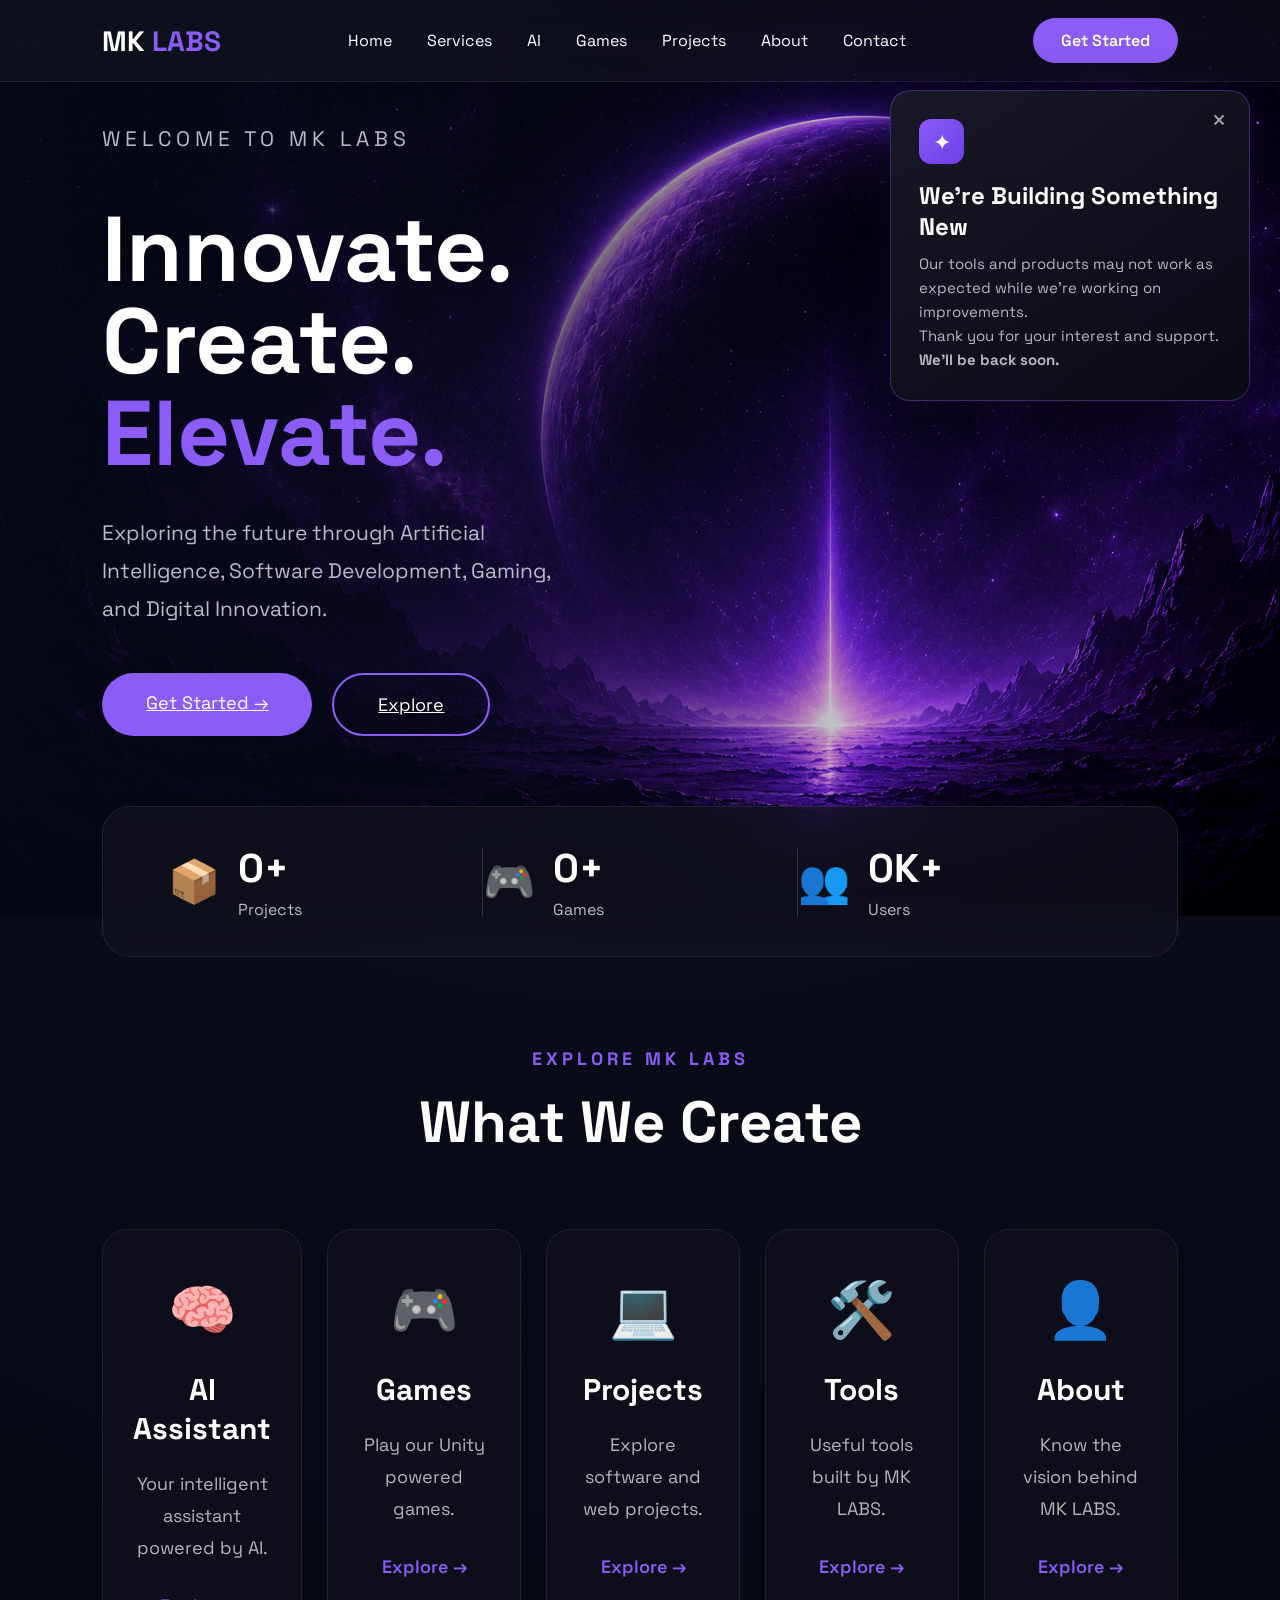
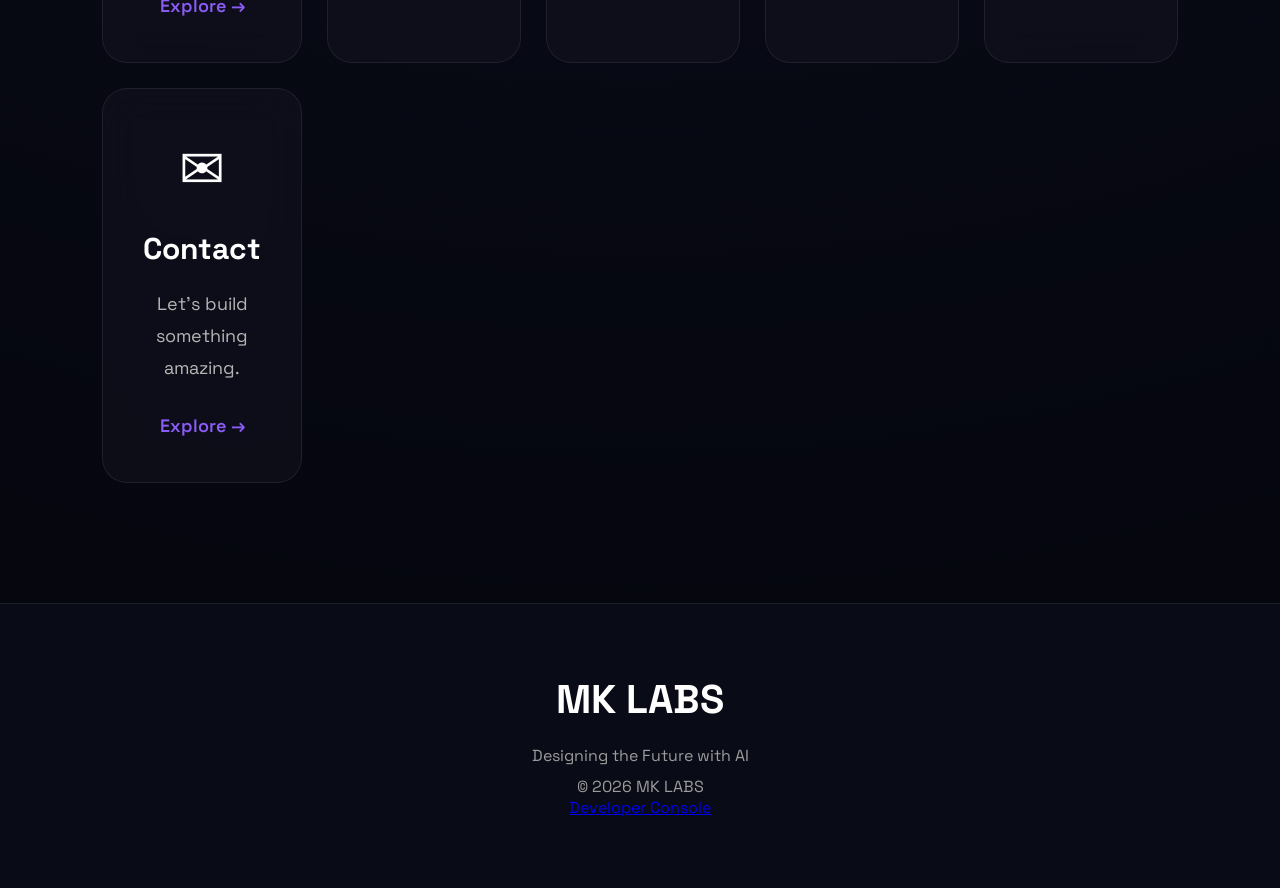
<file: index.html>
<!DOCTYPE html>
<html lang="en">

<head>

<meta charset="UTF-8">
<meta name="viewport" content="width=device-width, initial-scale=1.0">

<title>MK LABS</title>
<link rel="icon" type="image/png" href="favicon.png">

<link rel="stylesheet" href="css/style.css">

<link rel="preconnect" href="https://fonts.googleapis.com">
<link rel="preconnect" href="https://fonts.gstatic.com" crossorigin>


<link href="https://fonts.googleapis.com/css2?family=Space+Grotesk:wght@300;400;500;600;700&display=swap" rel="stylesheet">

</head>

<body>

<header>

<nav>

<div class="logo">
MK <span>LABS</span>
</div>

<ul>

<li><a href="#home">Home</a></li>
<li><a href="#services">Services</a></li>
<li><a href="pages/ai.html">AI</a></li>
<li><a href="#games">Games</a></li>
<li><a href="#projects">Projects</a></li>
<li><a href="pages/about.html">About</a></li>
<li><a href="pages/contact.html">Contact</a></li>

</ul>

<a href="pages/contact.html" class="btn-nav">
    Get Started
</a>

</nav>

</header>

<!-- HERO -->

<section class="hero" id="home">

<img
class="hero-bg"
src="assets/images/hero-bg.png"
alt="">

<div class="hero-overlay"></div>

<div class="hero-left">

<p class="small-title">
WELCOME TO MK LABS
</p>

<h1>

Innovate.<br>

Create.<br>

<span>Elevate.</span>

</h1>

<p>

Exploring the future through Artificial Intelligence,
Software Development,
Gaming,
and Digital Innovation.

</p>

<div class="buttons">

<a href="pages/contact.html" class="primary">

    Get Started →

</a>

<a href="pages/projects.html" class="secondary">

    Explore

</a>

</div>

</div>

</section>

<!-- STATS -->

<section class="stats">

<div class="stats-box">

<div class="stat">

<div class="icon">

<div class="icon">📦</div>

</div>

<div>

<h2>0+</h2>

<p>Projects</p>

</div>

</div>

<div class="divider"></div>

<div class="stat">

<div class="icon">

<div class="icon">🎮</div>

</div>

<div>

<h2>0+</h2>

<p>Games</p>

</div>

</div>

<div class="divider"></div>

<div class="stat">

<div class="icon">

<div class="icon">👥</div>

</div>

<div>

<h2>0K+</h2>

<p>Users</p>

</div>

</div>

</div>

</section>

<!-- SERVICES -->

<section class="services" id="services">

<h4>EXPLORE MK LABS</h4>

<h2>What We Create</h2>

<div class="service-grid">

    <!-- AI ASSISTANT -->

    <div class="card">

        <div class="card-icon">
            🧠
        </div>

        <h3>AI Assistant</h3>

        <p>
            Your intelligent assistant powered by AI.
        </p>

        <a href="pages/ai.html">Explore →</a>

    </div>


    <!-- GAMES -->

    <div class="card">

        <div class="card-icon">
            🎮
        </div>

        <h3>Games</h3>

        <p>
            Play our Unity powered games.
        </p>

        <a href="#">Explore →</a>

    </div>


    <!-- PROJECTS -->

    <div class="card">

        <div class="card-icon">
            💻
        </div>

        <h3>Projects</h3>

        <p>
            Explore software and web projects.
        </p>

        <a href="#">Explore →</a>

    </div>


    <!-- TOOLS -->

    <div class="card">

        <div class="card-icon">
            🛠️
        </div>

        <h3>Tools</h3>

        <p>
            Useful tools built by MK LABS.
        </p>

        <a href="pages/tools.html">Explore →</a>

    </div>


    <!-- ABOUT -->

    <div class="card">

        <div class="card-icon">
            👤
        </div>

        <h3>About</h3>

        <p>
            Know the vision behind MK LABS.
        </p>

        <a href="pages/about.html">Explore →</a>

    </div>


    <!-- CONTACT -->

    <div class="card">

        <div class="card-icon">
            ✉
        </div>

        <h3>Contact</h3>

        <p>
            Let's build something amazing.
        </p>

        <a href="pages/contact.html">Explore →</a>

    </div>

</div>
</section>

<footer>

    <h2>MK LABS</h2>

    <p>
        Designing the Future with AI
    </p>

    <p>
        © 2026 MK LABS
    </p>

    <a href="pages/staff-login.html" class="staff-login-link">
        Developer Console
    </a>

</footer>
<!--
<div id="devPopup" class="dev-popup">
    <div class="dev-popup-content">

        <button id="closePopup" class="close-btn">
            &times;
        </button>

        <div class="dev-icon">⚙</div>

        <h2>The Website is in underdevelopment</h2>

        <p>
            We're currently working on improving the website.
            Some features may not be available yet.
        </p>

    </div>
</div>
-->
<script src="js/script.js"></script>
</body>
<!-- VISITOR POPUP -->

<div id="welcomePopup" class="welcome-popup">

    <div class="welcome-popup-content">

        <button id="closeWelcomePopup" class="welcome-close">
            &times;
        </button>

        <div class="welcome-icon">
            ✦
        </div>

        <h2>We're Building Something New</h2>

        <p>
            Our tools and products may not work as expected
            while we're working on improvements.
        </p>

        <p>
            Thank you for your interest and support.
            <strong>We'll be back soon.</strong>
        </p>

    </div>

</div>

</html>
</file>
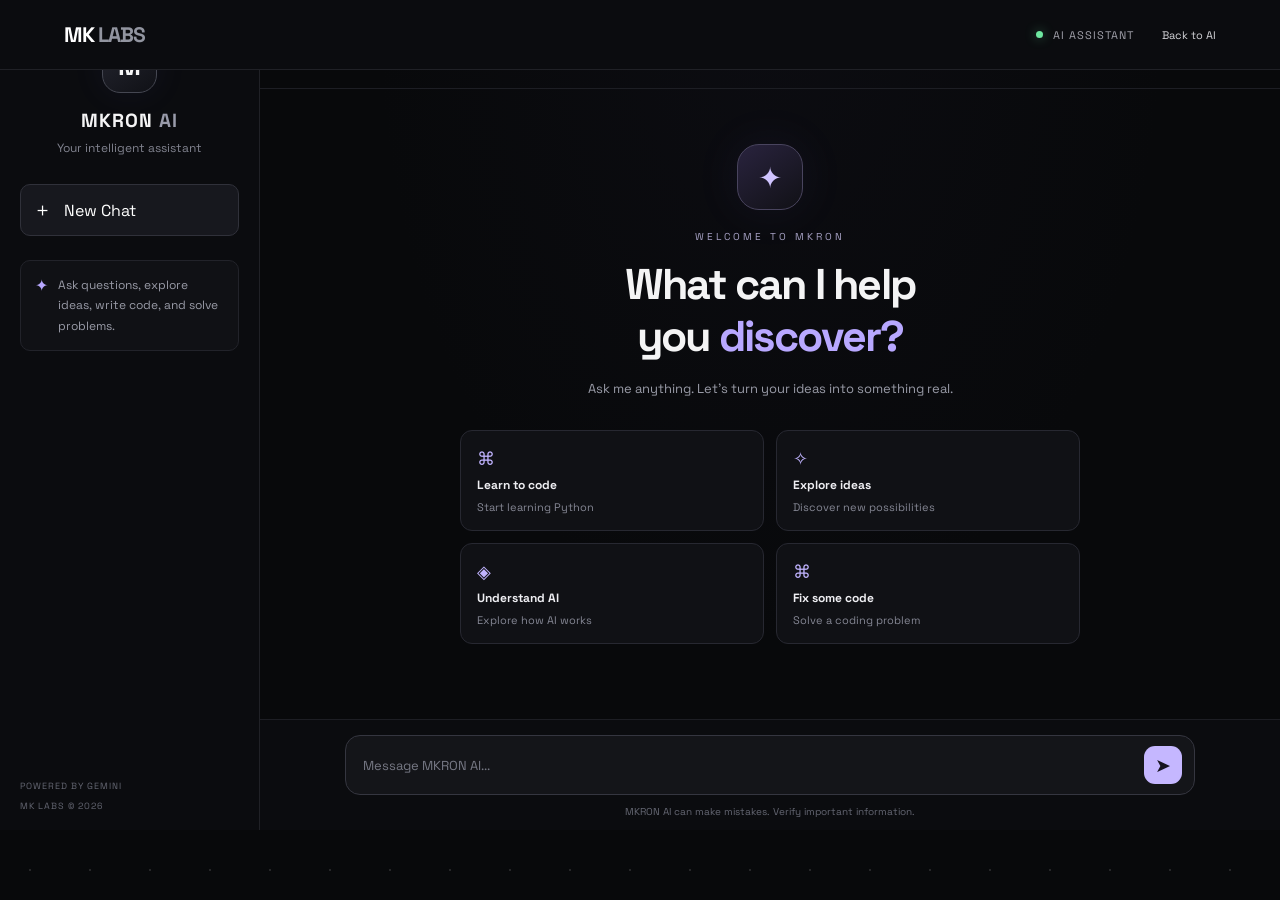
<file: pages/mkron.html>
<!DOCTYPE html>
<html lang="en">
<head>
    <meta charset="UTF-8">
    <meta name="viewport" content="width=device-width, initial-scale=1.0">

    <title>MKRON AI | MK LABS</title>
    <link rel="icon" type="image/png" href="../favicon.png">
    <link rel="stylesheet" href="../css/style.css">
    <link rel="stylesheet" href="../css/mkron.css">

    <link rel="preconnect" href="https://fonts.googleapis.com">
    <link rel="preconnect" href="https://fonts.gstatic.com" crossorigin>
    <link href="https://fonts.googleapis.com/css2?family=Space+Grotesk:wght@400;500;600;700&display=swap"
          rel="stylesheet">
</head>

<body class="mkron-page">

    <header class="mkron-header">
        <a href="../index.html" class="mkron-logo">
            MK <span>LABS</span>
        </a>

        <div class="mkron-header-right">
            <span class="status-dot"></span>
            <span>AI ASSISTANT</span>
            <a href="ai.html" class="back-link">Back to AI</a>
        </div>
    </header>

    <main class="mkron-layout">

        <aside class="mkron-sidebar">
            <div class="sidebar-brand">
                <div class="mkron-symbol">M</div>
                <h2>MKRON <span>AI</span></h2>
                <p>Your intelligent assistant</p>
            </div>

            <button id="new-chat" class="new-chat-btn">
                <span>＋</span> New Chat
            </button>

            <div class="sidebar-note">
                <span>✦</span>
                <p>Ask questions, explore ideas, write code, and solve problems.</p>
            </div>

            <div class="sidebar-footer">
                <span>POWERED BY GEMINI</span>
                <span>MK LABS © 2026</span>
            </div>
        </aside>

        <section class="mkron-chat">

            <div class="chat-topbar">
                <div>
                    <span class="topbar-label">MK LABS INTELLIGENCE</span>
                    <h1>MKRON AI</h1>
                </div>

                <span class="model-badge">AI CHAT</span>
            </div>

            <div id="chat-messages" class="chat-messages" aria-live="polite">

                <div class="welcome-screen" id="welcome-screen">
                    <div class="welcome-orb">✦</div>

                    <p class="welcome-label">WELCOME TO MKRON</p>

                    <h2>What can I help<br>you <span>discover?</span></h2>

                    <p class="welcome-description">
                        Ask me anything. Let's turn your ideas into something real.
                    </p>

                    <div class="suggestion-grid">
                        <button class="suggestion"
                                data-prompt="Teach me Python from the beginning.">
                            <span>⌘</span>
                            <strong>Learn to code</strong>
                            <small>Start learning Python</small>
                        </button>

                        <button class="suggestion"
                                data-prompt="Give me an innovative AI project idea for MK LABS.">
                            <span>✧</span>
                            <strong>Explore ideas</strong>
                            <small>Discover new possibilities</small>
                        </button>

                        <button class="suggestion"
                                data-prompt="Explain how artificial intelligence works in simple terms.">
                            <span>◈</span>
                            <strong>Understand AI</strong>
                            <small>Explore how AI works</small>
                        </button>

                        <button class="suggestion"
                                data-prompt="Help me debug a JavaScript error.">
                            <span>⌘</span>
                            <strong>Fix some code</strong>
                            <small>Solve a coding problem</small>
                        </button>
                    </div>
                </div>

            </div>

            <div id="chat-error" class="chat-error" role="alert" hidden></div>

            <div class="composer-area">
                <form id="chat-form" class="chat-composer">
                    <textarea
                        id="message-input"
                        placeholder="Message MKRON AI..."
                        aria-label="Message MKRON AI"
                        rows="1"
                        maxlength="10000"
                        required></textarea>

                    <button type="submit" id="send-button" aria-label="Send message">
                        <span>➤</span>
                    </button>
                </form>

                <p class="composer-disclaimer">
                    MKRON AI can make mistakes. Verify important information.
                </p>
            </div>

        </section>

    </main>

    <script src="../js/mkron.js"></script>
</body>
</html>
</file>
<file: css/style.css>
*{
margin:0;
padding:0;
box-sizing:border-box;
font-family:'Space Grotesk',sans-serif;
}

body{

background:
radial-gradient(circle at top,#231942 0%,#090b18 40%,#04050c 100%);
color:white;
overflow-x:hidden;

}

body::before{

content:"";

position:fixed;

width:100%;
height:100%;

left:0;
top:0;

background-image:

radial-gradient(white 1px,transparent 1px);

background-size:60px 60px;

opacity:.12;

pointer-events:none;

z-index:-1;

}

header{

position:fixed;
width:100%;
top:0;
left:0;
z-index:1000;

padding:18px 8%;

backdrop-filter:blur(20px);

background:rgba(255,255,255,.04);

border-bottom:1px solid rgba(255,255,255,.08);

}

nav{

display:flex;
justify-content:space-between;
align-items:center;

}

.logo{

font-size:28px;
font-weight:700;

}

.logo span{

color:#8B5CF6;

}

nav ul{

display:flex;
gap:35px;

list-style:none;

}

nav a{

color:white;

text-decoration:none;

transition:.3s;

}

nav a:hover{

color:#8B5CF6;

}

.btn-nav{

padding:12px 28px;

background:#8B5CF6;

border:none;

border-radius:50px;

color:white;

cursor:pointer;

font-weight:600;

transition:.3s;

}

.btn-nav:hover{

transform:translateY(-3px);

box-shadow:0 0 25px #8B5CF6;

}

.hero{
    position:relative;
    display:flex;
    align-items:center;
    min-height:100vh;
    padding:120px 8% 180px;
    overflow:hidden;
}

.hero-bg{
    position:absolute;
    inset:0;
    width:100%;
    height:100%;
    object-fit:cover;

    /* Move image slightly to the right */
    object-position:80% center;

    z-index:0;
}

.hero-overlay{

    position:absolute;

    inset:0;

    background:linear-gradient(
        90deg,
        rgba(5,8,22,.88) 0%,
        rgba(5,8,22,.72) 35%,
        rgba(5,8,22,.25) 65%,
        rgba(5,8,22,0) 100%
    );

    z-index:1;

}

.hero-left{

position:relative;
z-index:5;

width:48%;
max-width:620px;

margin-left:0;

}

.small-title{

letter-spacing:5px;

color:#8B5CF6;

margin-bottom:20px;

}

.hero h1{

font-size:92px;
line-height:92px;

font-weight:700;

margin-bottom:35px;

}
.hero h1 span{

color:#8B5CF6;

}

.hero p{

width:95%;

font-size:21px;

line-height:38px;

color:#B9B9C7;

margin-bottom:45px;

}
.buttons{

display:flex;

gap:20px;

}

.primary{

padding:18px 44px;

background:#8B5CF6;

border:none;

border-radius:50px;

color:white;

font-size:18px;

cursor:pointer;

transition:.3s;

}

.secondary{

padding:18px 44px;

background:transparent;

border:2px solid #8B5CF6;

border-radius:50px;

color:white;

font-size:18px;

cursor:pointer;

transition:.3s;

}

.primary:hover,

.secondary:hover{

transform:translateY(-12px) scale(1.03);

box-shadow:
0 0 55px rgba(139,92,246,.28);

}
@keyframes float{

0%{

transform:translateY(0);

}

50%{

transform:translateY(-25px);

}

100%{

transform:translateY(0);

}

}

/* ================= STATS ================= */

.stats{
    position:relative;
    margin-top:-110px;
    z-index:20;
    display:flex;
    justify-content:center;
    padding:0 8%;
}

.stats-box{

    width:1080px;
    max-width:100%;

    display:flex;
    justify-content:space-between;
    align-items:center;

    background:rgba(17,18,30,.72);
    backdrop-filter:blur(18px);

    border:1px solid rgba(255,255,255,.08);

    border-radius:28px;

    padding:36px 65px;

}

.stat{

    display:flex;

    align-items:center;

    gap:18px;

    flex:1;

}

.icon{

    font-size:42px;

}

.stat h2{

    font-size:40px;

}

.stat p{

    color:#bcbcbc;

    margin-top:5px;

}

.divider{

    width:1px;

    height:70px;

    background:rgba(255,255,255,.15);

}
/* =======================================
   SERVICES
======================================= */

.services{

padding:90px 8% 120px;

text-align:center;

}

.services h4{

color:#8B5CF6;

font-size:18px;

letter-spacing:4px;

margin-bottom:15px;

}

.services h2{

font-size:58px;

margin-bottom:70px;

}

.service-grid{

display:grid;

grid-template-columns:repeat(5,1fr);

gap:25px;

}

.card{

background:rgba(16,17,28,.75);

backdrop-filter:blur(20px);

border:1px solid rgba(255,255,255,.08);

border-radius:25px;

padding:45px 30px;

transition:.35s;

cursor:pointer;

}

.card:hover{

transform:translateY(-12px);

border-color:#8B5CF6;

box-shadow:0 0 35px rgba(139,92,246,.35);

}

.card-icon{

font-size:55px;

margin-bottom:25px;

}

.card h3{

font-size:30px;

margin-bottom:20px;

}

.card p{

font-size:18px;

color:#B5B5B5;

line-height:32px;

margin-bottom:30px;

}

.card a{

text-decoration:none;

color:#8B5CF6;

font-size:18px;

font-weight:600;

transition:.3s;

}

.card:hover a{

letter-spacing:2px;

}

footer{

padding:70px 8%;

text-align:center;

border-top:1px solid rgba(255,255,255,.08);

background:#090b16;

}

footer h2{

font-size:40px;

margin-bottom:20px;

}

footer p{

color:#9c9c9c;

margin-top:10px;

}

@media(max-width:1200px){

.service-grid{

grid-template-columns:repeat(auto-fit,minmax(240px,1fr));

}

}

@media(max-width:768px){

.service-grid{

grid-template-columns:1fr;

}

.services h2{

font-size:42px;

}

.card{

padding:38px 28px;

min-height:360px;

}

}

/* =========================
   MOBILE RESPONSIVE
========================= */

@media (max-width: 768px){

header{
    padding:15px 20px;
}

nav{
    justify-content:space-between;
}

/* Hide desktop menu */
nav ul{
    display:none;
}

/* Hide button */
.btn-nav{
    display:none;
}

.logo{
    font-size:20px;
}

/* Hero */

.hero{
    min-height:100vh;
    padding:120px 25px 60px;
}

.hero-bg{
    object-position:70% center;
}

.hero-left{
    width:100%;
    margin-left:0;
}

.small-title{
    font-size:13px;
    letter-spacing:4px;
}

.hero h1{
    font-size:56px;
    line-height:60px;
}

.hero p{
    width:100%;
    font-size:18px;
    line-height:30px;
}

.buttons{
    flex-direction:column;
}

.primary,
.secondary{
    width:100%;
    padding:16px;
}

/* Stats */

.stats{
    margin-top:-40px;
    padding:0 20px;
}

.stats-box{
    width:100%;
    flex-direction:column;
    gap:25px;
    padding:30px;
}

.divider{
    display:none;
}

/* Services */

.services{
    padding:90px 20px;
}

.services h2{
    font-size:42px;
}

.service-grid{
    grid-template-columns:1fr;
}

.card{
    padding:35px 25px;
}
}
.dev-popup {
    position: fixed;
    inset: 0;
    display: flex;
    align-items: center;
    justify-content: center;

    background: rgba(0, 0, 0, 0.35);
    backdrop-filter: blur(8px);
    -webkit-backdrop-filter: blur(8px);

    opacity: 0;
    visibility: hidden;
    pointer-events: none;

    transition: opacity 0.4s ease, visibility 0.4s ease;

    z-index: 9999;
}

.dev-popup.show {
    opacity: 1;
    visibility: visible;
    pointer-events: auto;
}

.dev-popup-content {
    position: relative;

    width: min(90%, 430px);
    padding: 35px 30px;

    text-align: center;

    background: rgba(255, 255, 255, 0.10);
    border: 1px solid rgba(255, 255, 255, 0.25);
    border-radius: 20px;

    backdrop-filter: blur(20px);
    -webkit-backdrop-filter: blur(20px);

    box-shadow: 0 20px 60px rgba(0, 0, 0, 0.35);

    color: white;

    transform: translateY(30px) scale(0.95);
    transition: transform 0.4s ease;
}

.dev-popup.show .dev-popup-content {
    transform: translateY(0) scale(1);
}

.dev-popup-content h2 {
    margin: 15px 0 10px;
    font-size: 24px;
}

.dev-popup-content p {
    margin: 0;
    color: rgba(255, 255, 255, 0.75);
    line-height: 1.6;
}

.dev-icon {
    font-size: 35px;
}

.close-btn {
    position: absolute;
    top: 12px;
    right: 15px;

    width: 35px;
    height: 35px;

    border: none;
    border-radius: 50%;

    background: rgba(255, 255, 255, 0.1);
    color: white;

    font-size: 25px;
    cursor: pointer;

    transition: background 0.2s ease;
}

.close-btn:hover {
    background: rgba(255, 255, 255, 0.25);
}


/* ============================= */
/* VISITOR WELCOME POPUP */
/* ============================= */

.welcome-popup {
    position: fixed;

    top: 90px;
    right: 30px;

    width: 360px;

    z-index: 9999;

    opacity: 0;
    visibility: hidden;

    transform: translateY(-20px);

    transition:
        opacity 0.4s ease,
        transform 0.4s ease,
        visibility 0.4s ease;
}


/* POPUP VISIBLE */

.welcome-popup.show {
    opacity: 1;
    visibility: visible;

    transform: translateY(0);
}


/* POPUP CONTENT */

.welcome-popup-content {

    position: relative;

    padding: 28px;

    border-radius: 20px;

    background:
        linear-gradient(
            145deg,
            rgba(25, 25, 40, 0.97),
            rgba(10, 10, 20, 0.97)
        );

    border: 1px solid rgba(145, 85, 255, 0.35);

    box-shadow:
        0 20px 60px rgba(0, 0, 0, 0.55),
        0 0 40px rgba(125, 70, 255, 0.12);

    backdrop-filter: blur(15px);
}


/* ICON */

.welcome-icon {

    width: 45px;
    height: 45px;

    display: flex;
    align-items: center;
    justify-content: center;

    margin-bottom: 16px;

    border-radius: 12px;

    background: linear-gradient(
        135deg,
        #8b5cf6,
        #6d3de8
    );

    color: white;

    font-size: 22px;
}


/* TITLE */

.welcome-popup-content h2 {

    margin: 0 0 10px;

    color: #ffffff;

    font-size: 24px;
}


/* TEXT */

.welcome-popup-content p {

    margin: 0;

    color: #b7b7c2;

    line-height: 1.6;

    font-size: 15px;
}


/* CLOSE BUTTON */

.welcome-close {

    position: absolute;

    top: 12px;
    right: 15px;

    width: 30px;
    height: 30px;

    border: none;

    background: transparent;

    color: #aaa;

    font-size: 26px;

    cursor: pointer;

    transition: 0.2s;
}


.welcome-close:hover {

    color: #ffffff;

    transform: rotate(90deg);

}


/* MOBILE */

@media (max-width: 600px) {

    .welcome-popup {

        top: 80px;

        left: 15px;
        right: 15px;

        width: auto;

    }

    .welcome-popup-content {

        padding: 24px;

    }

    .welcome-popup-content h2 {

        font-size: 21px;

    }

}
</file>
<file: css/mkron.css>
/* ======================================
   MKRON AI — MAIN THEME
====================================== */

.mkron-page {
    margin: 0;
    min-height: 100vh;
    background: #08090b;
    color: #f4f4f5;
    font-family: "Space Grotesk", sans-serif;
    overflow: hidden;
}

.mkron-page *,
.mkron-page *::before,
.mkron-page *::after {
    box-sizing: border-box;
}

.mkron-page button,
.mkron-page textarea {
    font: inherit;
}

.mkron-page button {
    cursor: pointer;
}

.mkron-header {
    height: 70px;
    padding: 0 5%;
    display: flex;
    align-items: center;
    justify-content: space-between;
    border-bottom: 1px solid #202126;
    background: #0b0c0f;
}

.mkron-logo {
    text-decoration: none;
    color: #fff;
    font-size: 21px;
    font-weight: 700;
    letter-spacing: -1px;
}

.mkron-logo span {
    color: #9295a0;
}

.mkron-header-right {
    display: flex;
    align-items: center;
    gap: 10px;
    color: #a1a1aa;
    font-size: 11px;
    letter-spacing: 1px;
}

.status-dot {
    width: 7px;
    height: 7px;
    background: #6ee7a0;
    border-radius: 50%;
    box-shadow: 0 0 12px #6ee7a077;
}

.back-link {
    margin-left: 18px;
    color: #d4d4d8;
    text-decoration: none;
    letter-spacing: 0;
}

.back-link:hover {
    color: white;
}

.mkron-layout {
    height: calc(100dvh - 70px);
    min-height: 420px;
    display: grid;
    grid-template-columns: 260px minmax(0, 1fr);
}

.mkron-sidebar {
    padding: 28px 20px 18px;
    background: #0b0c0f;
    border-right: 1px solid #202126;
    display: flex;
    flex-direction: column;
}

.sidebar-brand {
    text-align: center;
    padding: 10px 0 28px;
}

.mkron-symbol {
    width: 55px;
    height: 55px;
    margin: 0 auto 15px;
    display: grid;
    place-items: center;
    border: 1px solid #454752;
    border-radius: 18px;
    background: linear-gradient(145deg, #252631, #101116);
    box-shadow: 0 0 35px #7777ff12;
    font-size: 26px;
    font-weight: 700;
}

.sidebar-brand h2 {
    margin: 0;
    font-size: 19px;
    letter-spacing: 1px;
}

.sidebar-brand h2 span {
    color: #999baa;
}

.sidebar-brand p {
    margin-top: 7px;
    color: #81838f;
    font-size: 12px;
}

.new-chat-btn {
    width: 100%;
    padding: 12px;
    color: white;
    background: #17181e;
    border: 1px solid #30313a;
    border-radius: 10px;
    text-align: left;
    transition: background 0.2s;
}

.new-chat-btn:hover {
    background: #252631;
}

.new-chat-btn span {
    margin-right: 8px;
    font-size: 19px;
}

.sidebar-note {
    display: flex;
    gap: 10px;
    margin-top: 24px;
    padding: 14px;
    border: 1px solid #22232a;
    border-radius: 10px;
    background: #101115;
}

.sidebar-note span {
    color: #b8a8ff;
}

.sidebar-note p {
    margin: 0;
    color: #999ba7;
    font-size: 12px;
    line-height: 1.7;
}

.sidebar-footer {
    margin-top: auto;
    display: flex;
    flex-direction: column;
    gap: 8px;
    color: #656773;
    font-size: 9px;
    letter-spacing: 1px;
}

.mkron-chat {
    min-width: 0;
    display: flex;
    flex-direction: column;
    background:
        radial-gradient(ellipse at 50% 0%, #24203922, transparent 55%),
        #08090b;
}

.chat-topbar {
    min-height: 83px;
    padding: 18px 5%;
    border-bottom: 1px solid #1d1e24;
    display: flex;
    align-items: center;
    justify-content: space-between;
}

.topbar-label {
    color: #858694;
    font-size: 9px;
    letter-spacing: 1.5px;
}

.chat-topbar h1 {
    margin: 5px 0 0;
    font-size: 20px;
    letter-spacing: -0.5px;
}

.model-badge {
    padding: 7px 11px;
    border: 1px solid #30313b;
    border-radius: 20px;
    color: #b9bac5;
    font-size: 10px;
    letter-spacing: 1px;
}

.chat-messages {
    flex: 1;
    min-height: 0;
    overflow-y: auto;
    padding: 30px 5%;
    scrollbar-width: thin;
    scrollbar-color: #353640 transparent;
}

.welcome-screen {
    width: 100%;
    max-width: 620px;
    margin: 25px auto 35px;
    text-align: center;
}

.welcome-orb {
    width: 66px;
    height: 66px;
    margin: 0 auto 20px;
    display: grid;
    place-items: center;
    border: 1px solid #49445e;
    border-radius: 22px;
    background: linear-gradient(145deg, #29233e, #111116);
    box-shadow: 0 0 50px #927aff12;
    font-size: 29px;
    color: #d0c4ff;
}

.welcome-label {
    color: #a6a1c3;
    font-size: 10px;
    letter-spacing: 3px;
}

.welcome-screen h2 {
    margin: 16px 0;
    font-size: clamp(30px, 4vw, 43px);
    line-height: 1.2;
    letter-spacing: -1.8px;
}

.welcome-screen h2 span {
    color: #b8a8ff;
}

.welcome-description {
    color: #999ba7;
    font-size: 13px;
    line-height: 1.7;
}

.suggestion-grid {
    display: grid;
    grid-template-columns: repeat(2, minmax(0, 1fr));
    gap: 12px;
    margin-top: 30px;
    text-align: left;
}

.suggestion {
    min-width: 0;
    padding: 16px;
    background: #101115;
    border: 1px solid #272831;
    border-radius: 12px;
    color: #eeeef2;
    display: flex;
    flex-direction: column;
    align-items: flex-start;
    gap: 7px;
    transition: 0.2s;
}

.suggestion:hover {
    background: #171720;
    border-color: #666080;
    transform: translateY(-2px);
}

.suggestion > span {
    color: #c1b4ff;
    font-size: 18px;
}

.suggestion strong {
    font-size: 12px;
}

.suggestion small {
    color: #858794;
    font-size: 11px;
}

.chat-message {
    display: flex;
    gap: 12px;
    max-width: 850px;
    margin: 0 auto 26px;
    align-items: flex-start;
}

.message-avatar {
    flex: 0 0 32px;
    height: 32px;
    display: grid;
    place-items: center;
    border: 1px solid #343541;
    border-radius: 10px;
    background: #17181e;
    font-size: 13px;
}

.chat-message.user .message-avatar {
    background: #282438;
    border-color: #4a435f;
}

.message-body {
    min-width: 0;
    flex: 1;
    padding-top: 3px;
}

.message-role {
    margin-bottom: 8px;
    color: #a5a6b2;
    font-size: 11px;
    font-weight: 600;
}

.message-text {
    color: #e3e3e8;
    font-size: 14px;
    line-height: 1.85;
    overflow-wrap: anywhere;
    white-space: pre-wrap;
}

.chat-error {
    margin: 0 5% 10px;
    padding: 12px 15px;
    border: 1px solid #743d47;
    border-radius: 9px;
    background: #28151a;
    color: #ffb9c3;
    font-size: 12px;
}

.composer-area {
    padding: 15px 5% 12px;
    border-top: 1px solid #1d1e24;
    background: #0b0c0f;
}

.chat-composer {
    max-width: 850px;
    margin: 0 auto;
    display: flex;
    align-items: flex-end;
    gap: 12px;
    padding: 10px 12px 10px 17px;
    border: 1px solid #353640;
    border-radius: 15px;
    background: #141519;
    transition: border-color 0.2s;
}

.chat-composer:focus-within {
    border-color: #70648f;
}

.chat-composer textarea {
    flex: 1;
    min-width: 0;
    max-height: 150px;
    resize: none;
    outline: none;
    border: none;
    background: transparent;
    color: #f4f4f5;
    font-size: 13px;
    line-height: 1.6;
    padding: 7px 0;
}

.chat-composer textarea::placeholder {
    color: #777985;
}

.chat-composer button {
    flex: 0 0 38px;
    width: 38px;
    height: 38px;
    display: grid;
    place-items: center;
    border: none;
    border-radius: 11px;
    background: #c5b7ff;
    color: #17131f;
    font-size: 19px;
    transition: 0.2s;
}

.chat-composer button:hover {
    background: #ded5ff;
}

.chat-composer button:disabled {
    opacity: 0.5;
    cursor: not-allowed;
}

.composer-disclaimer {
    margin: 10px auto 0;
    max-width: 850px;
    color: #656773;
    text-align: center;
    font-size: 10px;
}

@media (max-width: 700px) {
    .mkron-header {
        height: 60px;
        padding: 0 18px;
    }

    .mkron-logo {
        font-size: 18px;
    }

    .mkron-header-right {
        gap: 6px;
        font-size: 9px;
    }

    .back-link {
        margin-left: 8px;
    }

    .mkron-layout {
        height: calc(100dvh - 60px);
        min-height: 0;
        display: flex;
        flex-direction: column;
    }

    .mkron-sidebar {
        display: none;
    }

    .chat-topbar {
        min-height: 65px;
        padding: 12px 18px;
    }

    .chat-topbar h1 {
        font-size: 17px;
    }

    .chat-messages {
        padding: 20px 16px;
    }

    .welcome-screen {
        margin: 15px auto 25px;
    }

    .welcome-screen h2 {
        font-size: 31px;
    }

    .suggestion-grid {
        gap: 9px;
        margin-top: 22px;
    }

    .suggestion {
        padding: 12px;
    }

    .suggestion strong {
        font-size: 11px;
    }

    .suggestion small {
        font-size: 10px;
    }

    .chat-message {
        gap: 9px;
    }

    .message-text {
        font-size: 13px;
    }

    .composer-area {
        padding: 12px 12px 9px;
    }

    .chat-composer {
        padding: 8px 9px 8px 13px;
    }
}

@media (max-width: 360px) {
    .suggestion-grid {
        grid-template-columns: 1fr;
    }
}
</file>
